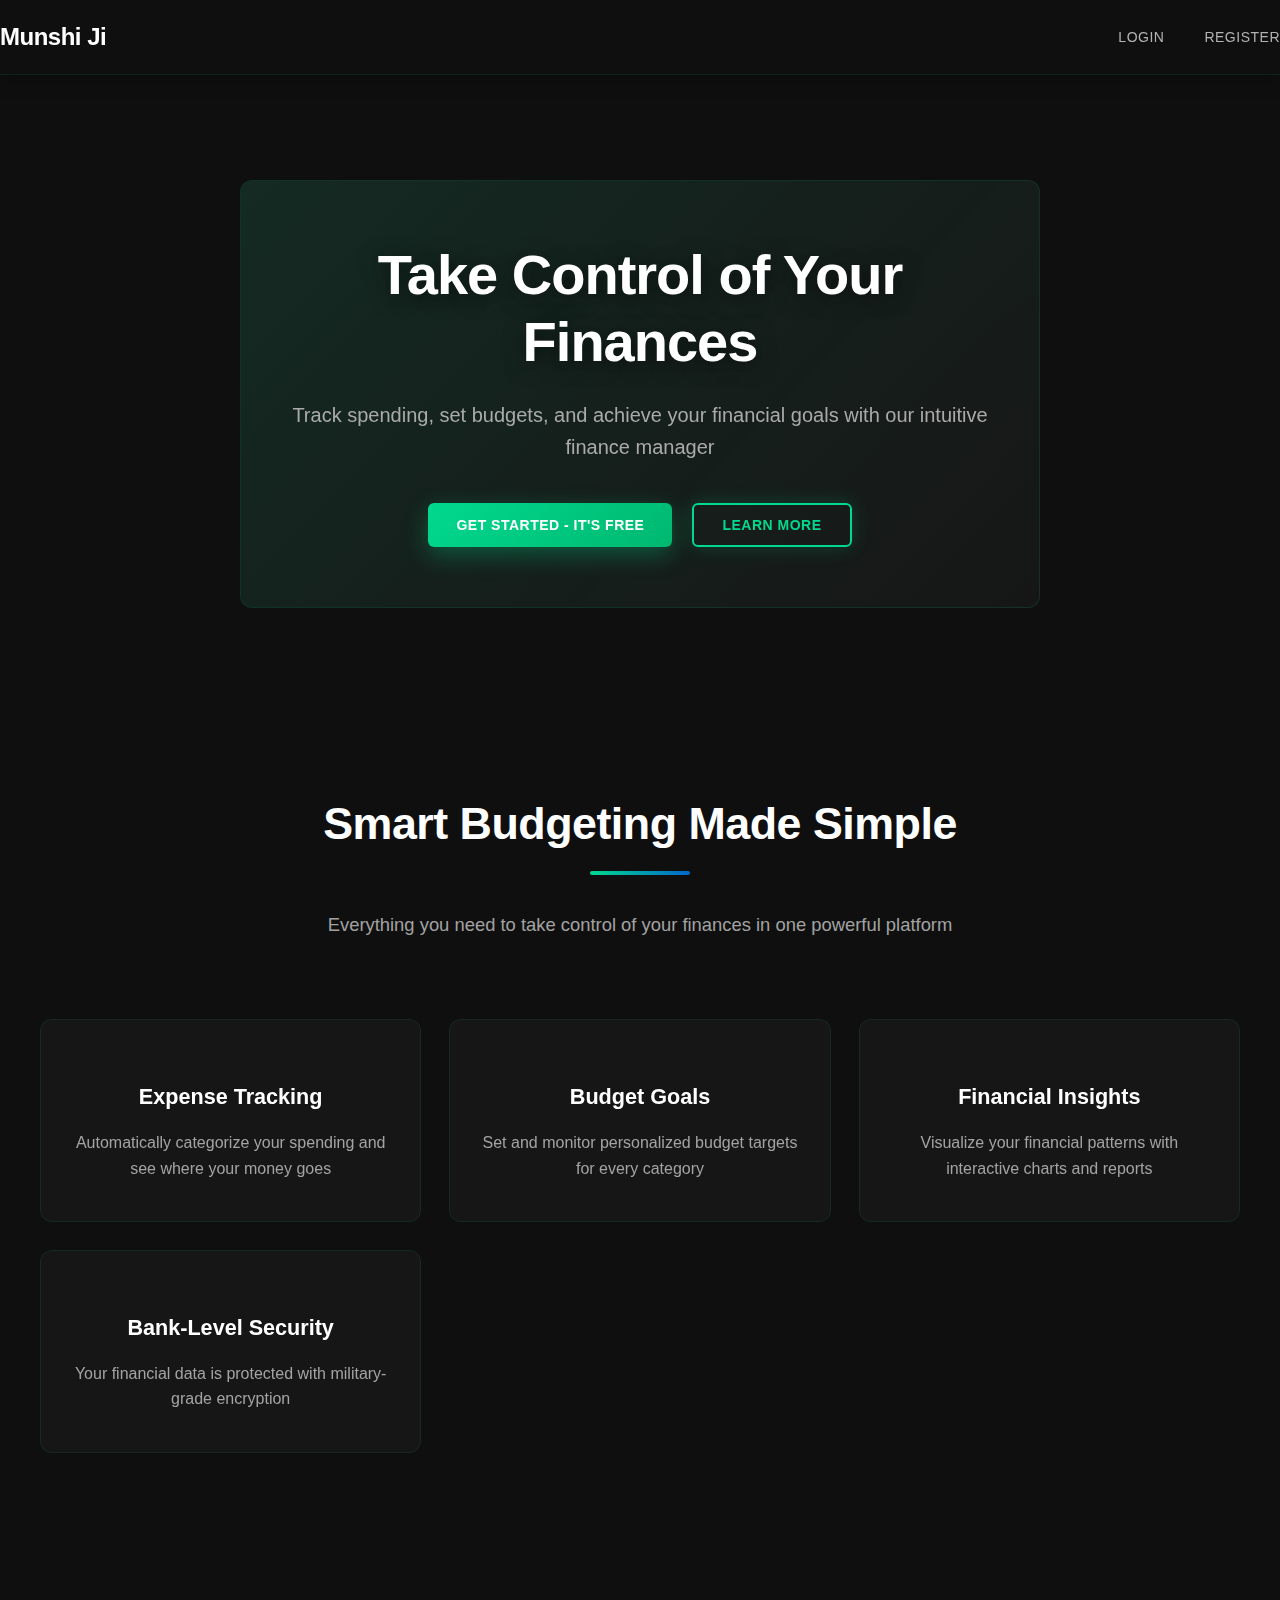
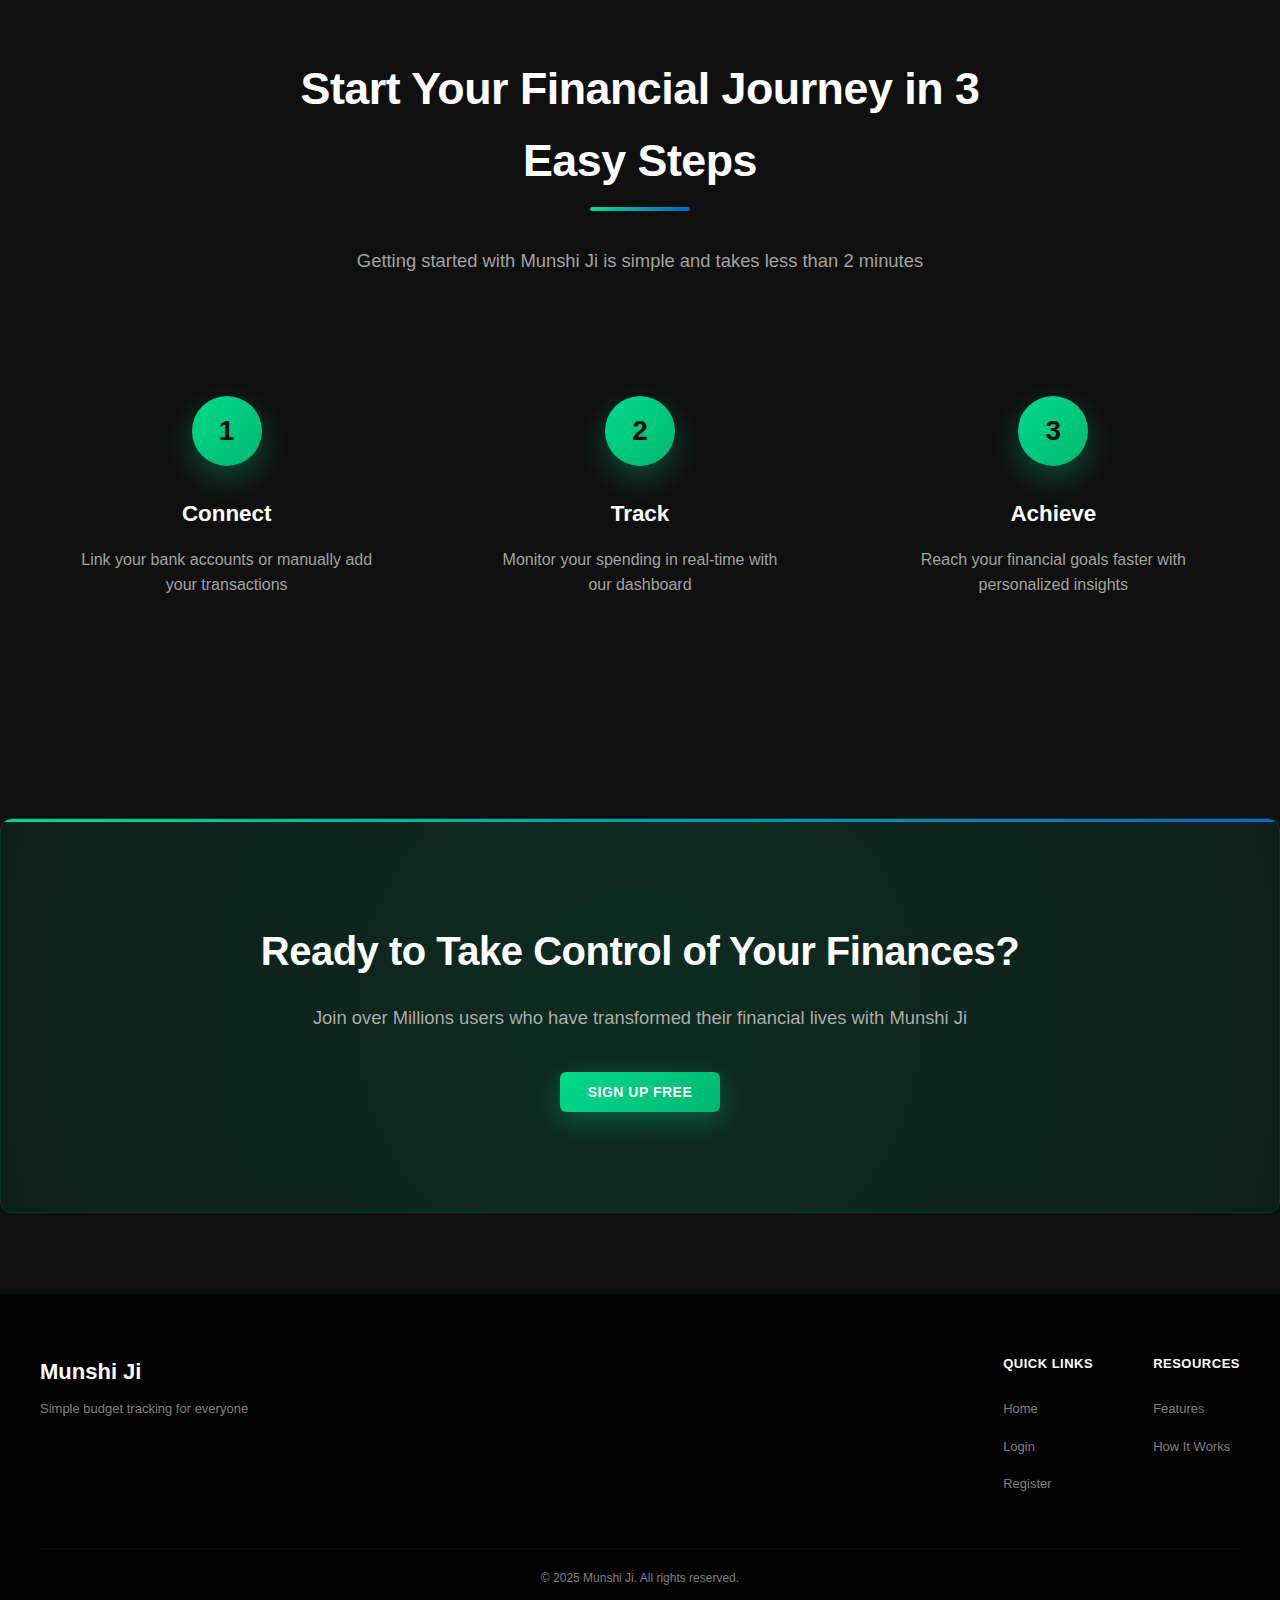
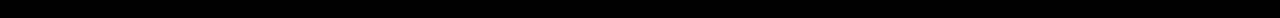
<file: index.html>
<!DOCTYPE html>
<html lang="en">
<head>
    <meta charset="UTF-8">
    <meta name="viewport" content="width=device-width, initial-scale=1.0">
    <title>Munshi Ji - Personal Finance Manager</title>
    <link rel="stylesheet" href="index-styles.css">
</head>
<body>
 
    <header class="header">
        <div class="container"> 
            <div class="logo">
                <h2>Munshi Ji</h2>
            </div>
            <nav class="nav-menu">
                <ul>
                    <li><a href="login.html">Login</a></li>
                    <li><a href="register.html">Register</a></li>
                </ul>
            </nav>
            <div class="mobile-menu-btn">
                ☰
            </div>
        </div>
    </header>

    <!-- Main hero section -->
    <section class="hero">
        <div class="container">
            <div class="hero-content">
                <h1>Take Control of Your Finances</h1>
                <p>Track spending, set budgets, and achieve your financial goals with our intuitive finance manager</p>
                <div class="hero-buttons">
                    <button class="btn" onclick="window.location.href='register.html'">Get Started - It's Free</button>
                    <button class="btn btn-outline" onclick="window.location.href='#features'">Learn More</button>
                </div>
            </div>
        </div>
    </section>

    <!-- Features -->
    <section id="features" class="features">
        <div class="container">
            <div class="section-header">
                <h2>Smart Budgeting Made Simple</h2>
                <p>Everything you need to take control of your finances in one powerful platform</p>
            </div>
            <div class="features-grid">
                <div class="feature-card">
                    <h3>Expense Tracking</h3>
                    <p>Automatically categorize your spending and see where your money goes</p>
                </div>
                <div class="feature-card">
                    <h3>Budget Goals</h3>
                    <p>Set and monitor personalized budget targets for every category</p>
                </div>
                <div class="feature-card">
                    <h3>Financial Insights</h3>
                    <p>Visualize your financial patterns with interactive charts and reports</p>
                </div>
                <div class="feature-card">
                    <h3>Bank-Level Security</h3>
                    <p>Your financial data is protected with military-grade encryption</p>
                </div>
            </div>
        </div>
    </section>
    <section id="how-it-works" class="how-it-works">
        <div class="container">
            <div class="section-header">
                <h2>Start Your Financial Journey in 3 Easy Steps</h2>
                <p>Getting started with Munshi Ji is simple and takes less than 2 minutes</p>
            </div>
            <div class="steps">
                <div class="step">
                    <div class="step-number">1</div>
                    <h3>Connect</h3>
                    <p>Link your bank accounts or manually add your transactions</p>
                </div>
                <div class="step">
                    <div class="step-number">2</div>
                    <h3>Track</h3>
                    <p>Monitor your spending in real-time with our dashboard</p>
                </div>
                <div class="step">
                    <div class="step-number">3</div>
                    <h3>Achieve</h3>
                    <p>Reach your financial goals faster with personalized insights</p>
                </div>
            </div>
        </div>
    </section>

    <section class="final-cta">
        <div class="container">
            <h2>Ready to Take Control of Your Finances?</h2>
            <p>Join over Millions users who have transformed their financial lives with Munshi Ji</p>
            <button class="btn" onclick="window.location.href='register.html'">Sign Up Free</button>
        </div>
    </section>
    <footer class="footer">
        <div class="container">
            <div class="footer-content">
                <div class="footer-logo">
                    <h2>Munshi Ji</h2>
                    <p>Simple budget tracking for everyone</p>
                </div>
                <div class="footer-links">
                    <div class="link-group">
                        <h4>Quick Links</h4>
                        <ul>
                            <li><a href="index.html">Home</a></li>
                            <li><a href="login.html">Login</a></li>
                            <li><a href="register.html">Register</a></li>
                        </ul>
                    </div>
                    <div class="link-group">
                        <h4>Resources</h4>
                        <ul>
                            <li><a href="#features">Features</a></li>
                            <li><a href="#how-it-works">How It Works</a></li>
                        </ul>
                    </div>
                </div>
            </div>
            <div class="footer-bottom">
                <p>&copy; 2025 Munshi Ji. All rights reserved.</p>
            </div>
        </div>
    </footer>

    <!-- Scripts -->
    <script src="script.js"></script>
    <script>
        // Simple mobile menu toggle
        document.querySelector('.mobile-menu-btn').addEventListener('click', function() {
            const navMenu = document.querySelector('.nav-menu');
            navMenu.classList.toggle('active');
            this.textContent = navMenu.classList.contains('active') ? '✕' : '☰';
        });
    </script>
</body>
</html>
</file>
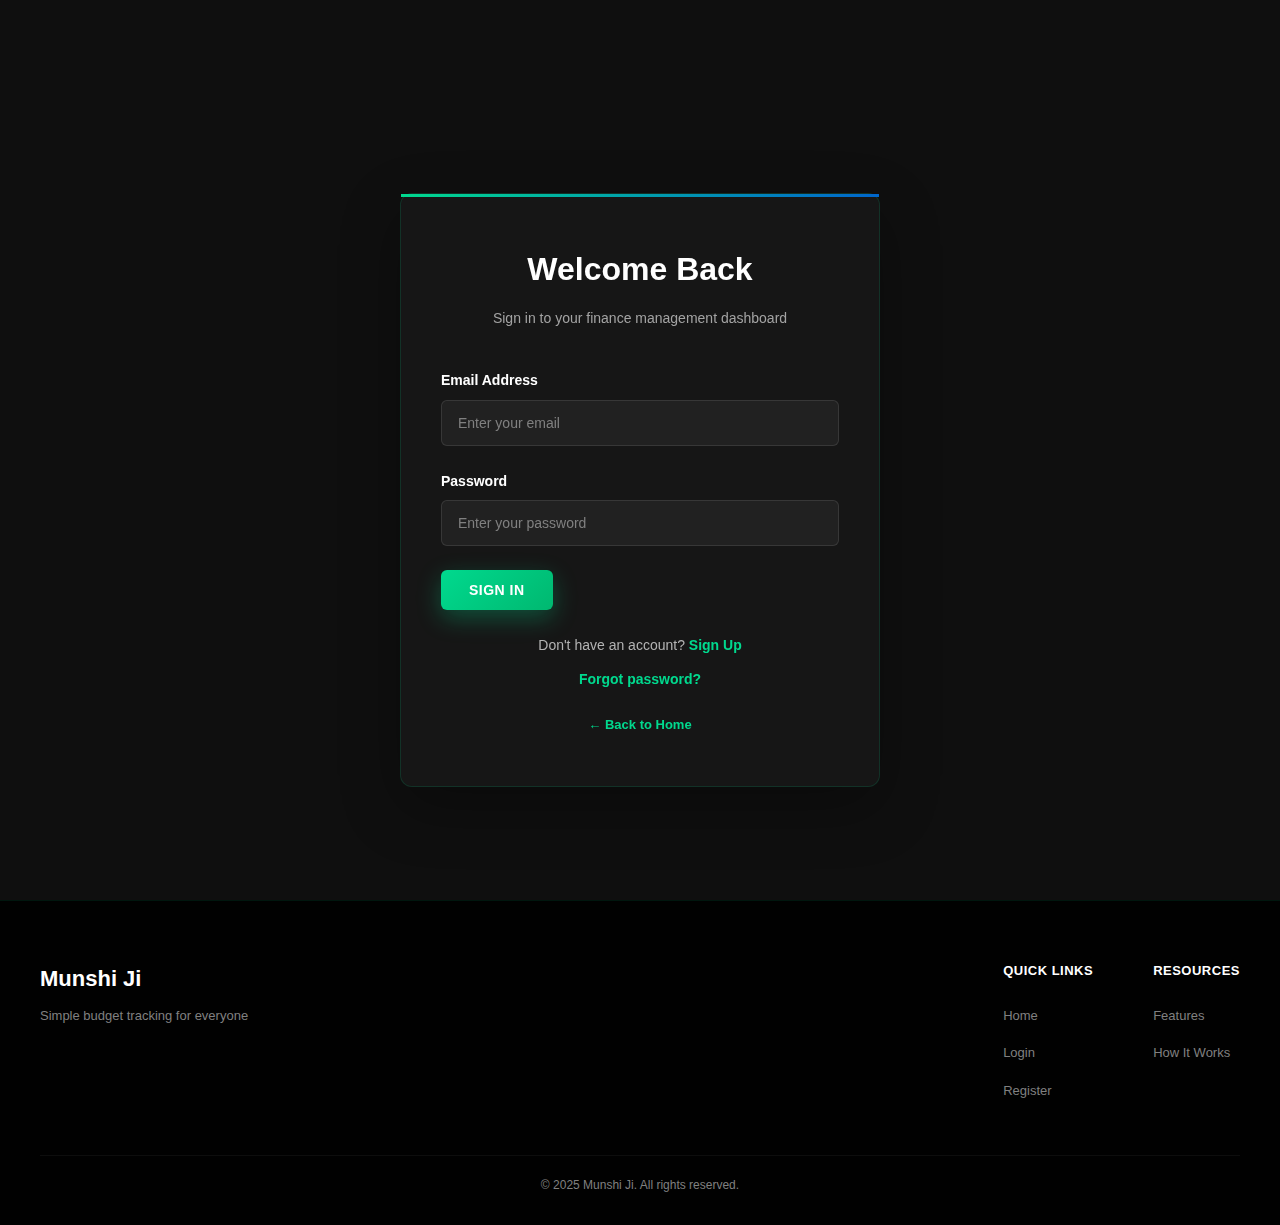
<file: login.html>
<!DOCTYPE html>
<html lang="en">
<head>
    <meta charset="UTF-8">
    <meta name="viewport" content="width=device-width, initial-scale=1.0">
    <title>Login - Munshi Ji</title>
    <link rel="stylesheet" href="loginandregister.css">
</head>
<body>
    <section class="auth-section">
        <div class="container">
            <div class="auth-container">
                <div class="auth-header">
                    <h1>Welcome Back</h1>
                    <p>Sign in to your finance management dashboard</p>
                </div>
                
                <form class="auth-form" id="loginForm">
                    <div class="form-group">
                        <label for="email">Email Address</label>
                        <input type="email" id="email" name="email" required placeholder="Enter your email">
                    </div>
                    
                    <div class="form-group">
                        <label for="password">Password</label>
                        <input type="password" id="password" name="password" required placeholder="Enter your password" minlength="6">
                    </div>
                    
                    <div class="form-group">
                        <button type="submit" class="btn">Sign In</button>
                    </div>
                    
                    <div class="form-footer">
                        <p>Don't have an account? <a href="register.html">Sign Up</a></p>
                        <p><a href="#">Forgot password?</a></p>
                    </div>
                </form>
                <div class="home-link">
                    <a href="index.html">← Back to Home</a>
                </div>
            </div>
        </div>
    </section>
    
    
    <footer class="footer">
        <div class="container">
            <div class="footer-content">
                <div class="footer-logo">
                    <h2>Munshi Ji</h2>
                    <p>Simple budget tracking for everyone</p>
                </div>
                <div class="footer-links">
                    <div class="link-group">
                        <h4>Quick Links</h4>
                        <ul>
                            <li><a href="index.html">Home</a></li>
                            <li><a href="login.html">Login</a></li>
                            <li><a href="register.html">Register</a></li>
                        </ul>
                    </div>
                    <div class="link-group">
                        <h4>Resources</h4>
                        <ul>
                            <li><a href="index.html#features">Features</a></li>
                            <li><a href="index.html#how-it-works">How It Works</a></li>
                        </ul>
                    </div>
                </div>
            </div>
            <div class="footer-bottom">
                <p>&copy; 2025 Munshi Ji. All rights reserved.</p>
            </div>
        </div>
    </footer>
    
    <script src="script.js"></script>
    <script>
        document.getElementById('loginForm').addEventListener('submit', function(e) {
            e.preventDefault();
            
            // Get form values
            const email = document.getElementById('email').value;
            const password = document.getElementById('password').value;
            
            // Basic validation
            if (!email || !password) {
                alert('Please fill in all fields');
                return;
            }
            
            // Check password length
            if (password.length < 6) {
                alert('Password must be at least 6 characters long');
                return;
            }
            
            // Simple email validation
            const emailRegex = /^[^\s@]+@[^\s@]+\.[^\s@]+$/;
            if (!emailRegex.test(email)) {
                alert('Please enter a valid email address');
                return;
            }
            
            // In a real app, this would send data to a server
            alert('Login successful! Redirecting to dashboard...');
            // window.location.href = 'dashboard.html';
        });
    </script>
</body>
</html>
</file>
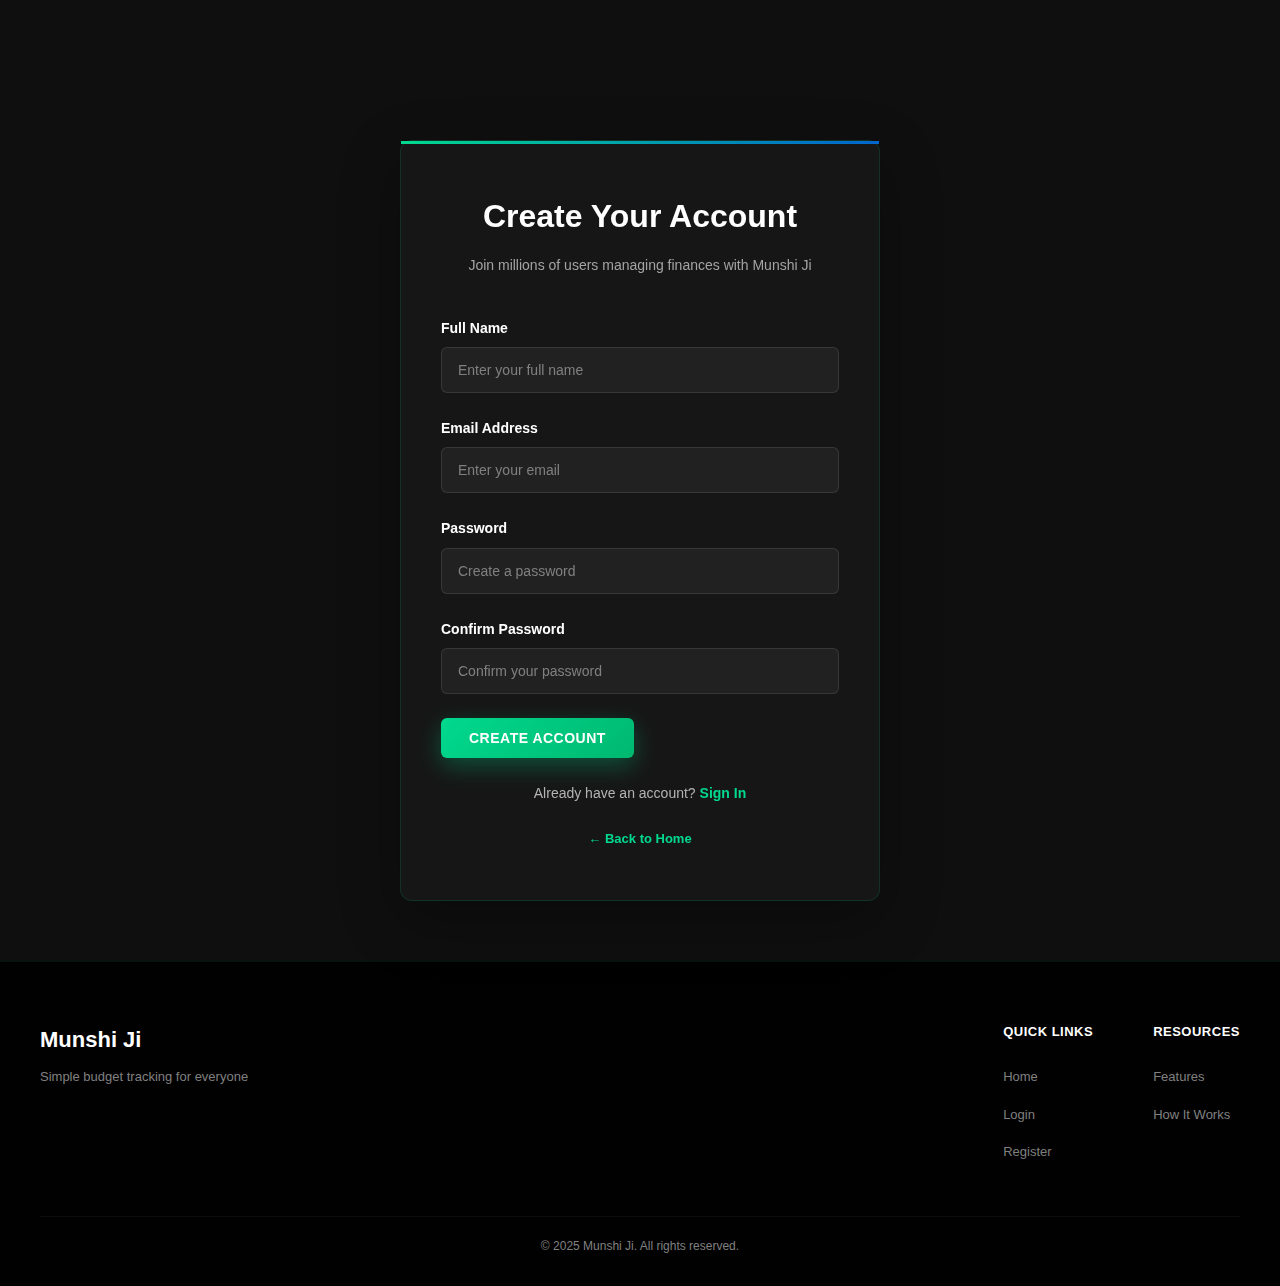
<file: register.html>
<!DOCTYPE html>
<html lang="en">
<head>
    <meta charset="UTF-8">
    <meta name="viewport" content="width=device-width, initial-scale=1.0">
    <title>Register - Munshi Ji</title>
    <link rel="stylesheet" href="loginandregister.css">
</head>
<body>

    <section class="auth-section">
        <div class="container">
            <div class="auth-container">
                <div class="auth-header">
                    <h1>Create Your Account</h1>
                    <p>Join millions of users managing finances with Munshi Ji</p>
                </div>
                
                <form class="auth-form" id="registerForm">
                    <div class="form-group">
                        <label for="fullname">Full Name</label>
                        <input type="text" id="fullname" name="fullname" required placeholder="Enter your full name" minlength="2">
                    </div>
                    
                    <div class="form-group">
                        <label for="reg-email">Email Address</label>
                        <input type="email" id="reg-email" name="email" required placeholder="Enter your email">
                    </div>
                    
                    <div class="form-group">
                        <label for="reg-password">Password</label>
                        <input type="password" id="reg-password" name="password" required placeholder="Create a password" minlength="6">
                    </div>
                    
                    <div class="form-group">
                        <label for="confirm-password">Confirm Password</label>
                        <input type="password" id="confirm-password" name="confirm-password" required placeholder="Confirm your password">
                    </div>
                    
                    <div class="form-group">
                        <button type="submit" class="btn">Create Account</button>
                    </div>
                    
                    <div class="form-footer">
                        <p>Already have an account? <a href="login.html">Sign In</a></p>
                    </div>
                </form>
                <div class="home-link">
                    <a href="index.html">← Back to Home</a>
                </div>
            </div>
        </div>
    </section>

    <footer class="footer">
        <div class="container">
            <div class="footer-content">
                <div class="footer-logo">
                    <h2>Munshi Ji</h2>
                    <p>Simple budget tracking for everyone</p>
                </div>
                <div class="footer-links">
                    <div class="link-group">
                        <h4>Quick Links</h4>
                        <ul>
                            <li><a href="index.html">Home</a></li>
                            <li><a href="login.html">Login</a></li>
                            <li><a href="register.html">Register</a></li>
                        </ul>
                    </div>
                    <div class="link-group">
                        <h4>Resources</h4>
                        <ul>
                            <li><a href="index.html#features">Features</a></li>
                            <li><a href="index.html#how-it-works">How It Works</a></li>
                        </ul>
                    </div>
                </div>
            </div>
            <div class="footer-bottom">
                <p>&copy; 2025 Munshi Ji. All rights reserved.</p>
            </div>
        </div>
    </footer>
    
    <script src="script.js"></script>
    <script>
        document.getElementById('registerForm').addEventListener('submit', function(e) {
            e.preventDefault();
            
            const fullname = document.getElementById('fullname').value;
            const email = document.getElementById('reg-email').value;
            const password = document.getElementById('reg-password').value;
            const confirmPassword = document.getElementById('confirm-password').value;
            
            if (!fullname || !email || !password || !confirmPassword) {
                alert('Please fill in all fields');
                return;
            }
            if (fullname.length < 2) {
                alert('Full name must be at least 2 characters long');
                return;
            }
            if (password.length < 6) {
                alert('Password must be at least 6 characters long');
                return;
            }
            if (password !== confirmPassword) {
                alert('Passwords do not match!');
                return;}
            }
            alert('Registration successful! Redirecting to login...');
        });
    </script>
</body>
</html>
</file>
<file: loginandregister.css>
@import url('common.css');

.auth-section {
  min-height: 100vh;
  display: flex;
  padding: 140px 40px 60px;
  align-items: center;
}

.auth-container {
  background: rgba(255, 255, 255, 0.03);
  border-radius: 12px;
  padding: 50px 40px;
  width: 100%;
  max-width: 480px;
  position: relative;
  margin: 0 auto;
  backdrop-filter: blur(20px);
  border: 1px solid rgba(0, 217, 142, 0.15);
  box-shadow: 0 20px 60px rgba(0, 0, 0, 0.3);
}

.auth-container::before {
  content: "";
  position: absolute;
  top: 0;
  left: 0;
  width: 100%;
  height: 3px;
  background: linear-gradient(90deg, #00d98e 0%, #0066cc 100%);
}

.auth-header {
  text-align: center;
  margin-bottom: 40px;
}

.auth-header h1 {
  color: #ffffff;
  font-size: 2rem;
  margin-bottom: 12px;
  font-weight: 800;
}

.auth-header p {
  color: #b3b3b3;
  opacity: 0.9;
  font-size: 14px;
}

.auth-form .form-group {
  margin-bottom: 24px;
}

.auth-form label {
  display: block;
  margin-bottom: 8px;
  color: #ffffff;
  font-weight: 600;
  font-size: 14px;
}

.auth-form input {
  width: 100%;
  padding: 14px 16px;
  color: #ffffff;
  font-size: 14px;
  transition: all 0.3s ease;
  background: rgba(255, 255, 255, 0.05);
  border: 1px solid rgba(255, 255, 255, 0.1);
  border-radius: 6px;
}

.auth-form input:focus {
  outline: none;
  border-color: rgba(0, 217, 142, 0.5);
  background: rgba(0, 217, 142, 0.03);
  box-shadow: 0 0 0 3px rgba(0, 217, 142, 0.1);
}

.auth-form input::placeholder {
  color: #808080;
}

.form-footer {
  text-align: center;
  margin-top: 24px;
}

.form-footer p {
  margin: 12px 0;
  color: #b3b3b3;
  font-size: 14px;
}

.form-footer a {
  color: #00d98e;
  text-decoration: none;
  transition: all 0.3s ease;
  font-weight: 600;
}

.form-footer a:hover {
  color: #00f5a0;
  text-decoration: underline;
}

.home-link {
  text-align: center;
  margin-top: 20px;
}

.home-link a {
  color: #00d98e;
  text-decoration: none;
  font-size: 13px;
  font-weight: 600;
  transition: all 0.3s ease;
}

.home-link a:hover {
  color: #00f5a0;
}
@media (max-width: 768px) {
  .auth-section {
    padding: 130px 20px 60px;
  }
  
  .auth-container {
    padding: 40px 25px;
    margin: 0 20px;
  }
}

@media (max-width: 576px) {
  .auth-container {
    padding: 35px 20px;
  }
  
  .auth-header h1 {
    font-size: 1.6rem;
  }
}
</file>
<file: index-styles.css>
@import url('common.css');


@keyframes gradientShift {
  0% { background-position: 0% 50%; }
  50% { background-position: 100% 50%; }
  100% { background-position: 0% 50%; }
}

.banner-animated-bg {
  position: absolute;
  top: 0;
  left: 0;
  right: 0;
  bottom: 0;
  background: linear-gradient(135deg, #00d98e 0%, #0066cc 25%, #001a4d 50%, #00d98e 100%);
  background-size: 400% 400%;
  animation: gradientShift 15s ease infinite;
  opacity: 0.15;
  z-index: 0;
}

/* Hero section */
.hero {
  padding: 140px 0 80px;
  text-align: center;
  position: relative;
  margin-top: 40px;
}

.hero-content {
  max-width: 800px;
  margin: 0 auto;
  padding: 60px 40px;
  background: rgba(255, 255, 255, 0.03);
  border-radius: 12px;
  backdrop-filter: blur(20px);
  border: 1px solid rgba(0, 217, 142, 0.15);
  position: relative;
  overflow: hidden;
}

.hero-content::before {
  content: "";
  position: absolute;
  top: 0;
  left: 0;
  width: 100%;
  height: 100%;
  background: linear-gradient(135deg, rgba(0, 217, 142, 0.1) 0%, transparent 100%);
  pointer-events: none;
}

.hero-content h1 {
  font-size: 3.5rem;
  color: #ffffff;
  margin-bottom: 24px;
  line-height: 1.2;
  text-shadow: 0 4px 20px rgba(0, 0, 0, 0.5);
  font-weight: 800;
  letter-spacing: -1px;
  position: relative;
  z-index: 1;
}

.hero-content p {
  font-size: 1.25rem;
  color: #b3b3b3;
  margin-bottom: 40px;
  opacity: 0.95;
  position: relative;
  z-index: 1;
  line-height: 1.6;
}

.hero-buttons {
  display: flex;
  gap: 20px;
  justify-content: center;
  flex-wrap: wrap;
  position: relative;
  z-index: 1;
}

.hero-buttons .btn {
  margin: 0;
}

/* Sections */
section {
  padding: 100px 0;
}

.section-header {
  text-align: center;
  max-width: 700px;
  margin: 0 auto 80px;
}

.section-header h2 {
  font-size: 2.8rem;
  margin-bottom: 20px;
  color: #ffffff;
  position: relative;
  display: inline-block;
  font-weight: 800;
  letter-spacing: -0.5px;
}

.section-header h2::after {
  content: "";
  position: absolute;
  border-radius: 2px;
  bottom: -15px;
  left: 50%;
  transform: translateX(-50%);
  width: 100px;
  height: 4px;
  background: linear-gradient(90deg, #00d98e 0%, #0066cc 100%);
}

.section-header p {
  font-size: 1.15rem;
  color: #b3b3b3;
  opacity: 0.9;
  margin-top: 30px;
  line-height: 1.6;
}

/* Features section */
.features {
  background: #0f0f0f;
}

.features-grid {
  display: grid;
  gap: 28px;
  grid-template-columns: repeat(auto-fit, minmax(280px, 1fr));
}

.feature-card {
  background: rgba(255, 255, 255, 0.03);
  border-radius: 12px;
  transition: all 0.3s cubic-bezier(0.4, 0, 0.2, 1);
  text-align: center;
  backdrop-filter: blur(20px);
  border: 1px solid rgba(0, 217, 142, 0.1);
  position: relative;
  overflow: hidden;
  padding: 40px 30px;
}

.feature-card:hover {
  transform: translateY(-8px);
  background: rgba(0, 217, 142, 0.05);
  border-color: rgba(0, 217, 142, 0.3);
  box-shadow: 0 20px 40px rgba(0, 217, 142, 0.15);
}

.feature-card::before {
  content: "";
  position: absolute;
  top: 0;
  left: 0;
  width: 100%;
  height: 3px;
  background: linear-gradient(90deg, #00d98e 0%, #0066cc 100%);
  opacity: 0;
  transition: opacity 0.3s ease;
}

.feature-card:hover::before {
  opacity: 1;
}

.feature-card h3 {
  margin: 20px 0 15px;
  font-size: 1.35rem;
  color: #ffffff;
  font-weight: 700;
}

.feature-card p {
  color: #b3b3b3;
  opacity: 0.9;
  line-height: 1.6;
}

/* How it works section */
.steps {
  display: flex;
  justify-content: space-between;
  flex-wrap: wrap;
  gap: 40px;
}

.step {
  flex: 1;
  min-width: 250px;
  text-align: center;
  padding: 40px;
  position: relative;
}

.step-number {
  width: 70px;
  height: 70px;
  color: #0f0f0f;
  background: linear-gradient(135deg, #00d98e 0%, #00b870 100%);
  border-radius: 50%;
  display: flex;
  align-items: center;
  justify-content: center;
  font-size: 28px;
  font-weight: 800;
  line-height: 1;
  margin: 0 auto 30px;
  box-shadow: 0 12px 30px rgba(0, 217, 142, 0.3);
}

.step h3 {
  margin-bottom: 15px;
  color: #ffffff;
  font-size: 1.4rem;
  font-weight: 700;
}

.step p {
  color: #b3b3b3;
  opacity: 0.9;
  line-height: 1.6;
}

/* Call to action section */
.final-cta {
  text-align: center;
  padding: 100px 0;
  background: rgba(0, 217, 142, 0.05);
  margin: 80px 0;
  border-radius: 12px;
  position: relative;
  overflow: hidden;
  border: 1px solid rgba(0, 217, 142, 0.15);
}

.final-cta::before {
  content: "";
  position: absolute;
  top: -50%;
  left: -50%;
  width: 200%;
  height: 200%;
  background: radial-gradient(circle, rgba(0, 217, 142, 0.1) 0%, transparent 70%);
}

.final-cta::after {
  content: "";
  position: absolute;
  top: 0;
  left: 0;
  width: 100%;
  height: 3px;
  background: linear-gradient(90deg, #00d98e 0%, #0066cc 100%);
}

.final-cta h2 {
  font-size: 2.5rem;
  color: #ffffff;
  margin-bottom: 20px;
  position: relative;
  font-weight: 800;
  letter-spacing: -0.5px;
}

.final-cta p {
  font-size: 1.15rem;
  color: #b3b3b3;
  margin-bottom: 40px;
  opacity: 0.95;
  position: relative;
  line-height: 1.6;
}

/* Responsive design */
@media (max-width: 992px) {
  .hero-content h1 {
    font-size: 2.8rem;
  }
  
  .steps {
    flex-direction: column;
    gap: 30px;
  }
}

@media (max-width: 768px) {
  .hero {
    padding: 130px 20px 60px;
  }
  
  .hero-content {
    padding: 40px 25px;
  }
  
  .hero-content h1 {
    font-size: 2.2rem;
  }
  
  .hero-content p {
    font-size: 1rem;
  }
  
  .section-header h2 {
    font-size: 2rem;
  }
}

@media (max-width: 576px) {
  .hero-buttons {
    flex-direction: column;
  }
  
  .hero-buttons .btn {
    width: 100%;
  }
  
  section {
    padding: 60px 0;
  }
  
  .section-header h2 {
    font-size: 1.8rem;
  }
  
  .hero-content h1 {
    font-size: 1.8rem;
  }
}
</file>
